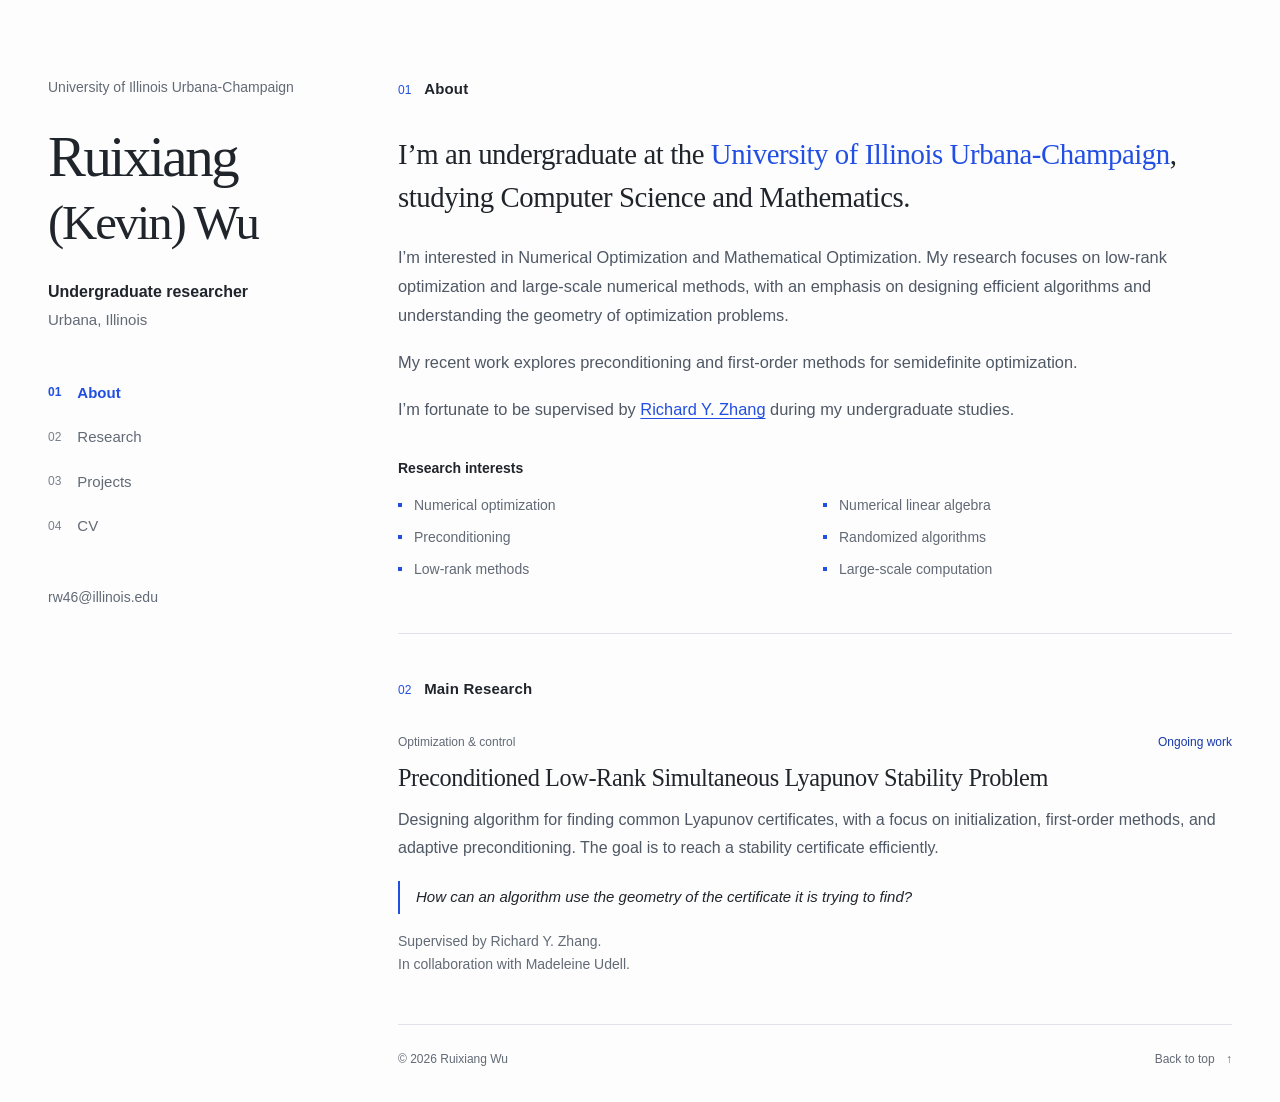
<file: index.html>
<!doctype html>
<html lang="en">
<head>
  <meta charset="utf-8">
  <meta name="viewport" content="width=device-width, initial-scale=1">
  <meta name="theme-color" content="#214ee3">
  <meta name="description" content="Ruixiang (Kevin) Wu is a Computer Science and Mathematics undergraduate researcher at the University of Illinois Urbana-Champaign, working on optimization, numerical linear algebra, and large-scale algorithms.">
  <meta property="og:type" content="website">
  <meta property="og:title" content="Ruixiang (Kevin) Wu — Research">
  <meta property="og:description" content="Optimization, numerical linear algebra, and large-scale algorithms. Undergraduate researcher at the University of Illinois Urbana-Champaign.">
  <title>Ruixiang (Kevin) Wu</title>
  <link rel="icon" href="favicon.svg" type="image/svg+xml">
  <link rel="stylesheet" href="styles.css">
  <script src="script.js" defer></script>
</head>
<body>
  <a class="skip-link" href="#main">Skip to content</a>

  <div class="page-layout" id="top">
    <aside class="profile" aria-label="Profile and navigation">
      <div class="profile-intro">
        <p class="eyebrow">University of Illinois Urbana-Champaign</p>
        <h1>Ruixiang<br> <span>(Kevin) Wu</span></h1>
        <p class="role">Undergraduate researcher</p>
        <p class="location">Urbana, Illinois</p>
      </div>
      <nav class="section-nav" aria-label="Site navigation">
        <a class="nav-link active" href="#about" aria-current="location"><span class="nav-number">01</span> About</a>
        <a class="nav-link" href="research.html"><span class="nav-number">02</span> Research</a>
        <a class="nav-link" href="projects.html"><span class="nav-number">03</span> Projects</a>
        <a class="nav-link" href="assets/Ruixiang_Wu_CV.pdf" aria-label="CV (PDF)"><span class="nav-number">04</span> CV</a>
      </nav>
      <div class="profile-actions">
        <a class="profile-email" href="mailto:rw46@illinois.edu">rw46@illinois.edu</a>
      </div>
    </aside>

    <main id="main" tabindex="-1">
      <section id="about" class="section about-section" aria-labelledby="about-title">
        <div class="section-heading"><span class="section-number" aria-hidden="true">01</span><h2 id="about-title">About</h2></div>
        <p class="intro">I’m an undergraduate at the <span class="accent-text">University of Illinois Urbana-Champaign</span>, studying Computer Science and Mathematics.</p>
        <p>I’m interested in Numerical Optimization and Mathematical Optimization. My research focuses on low-rank optimization and large-scale numerical methods, with an emphasis on designing efficient algorithms and understanding the geometry of optimization problems.</p>
        <p>My recent work explores preconditioning and first-order methods for semidefinite optimization.</p>
        <p>I’m fortunate to be supervised by <a class="inline-link" href="https://ryz.ece.illinois.edu/" target="_blank" rel="noopener noreferrer">Richard Y. Zhang</a> during my undergraduate studies.</p>
        <div class="interests">
          <h3>Research interests</h3>
          <ul class="interest-list">
            <li>Numerical optimization</li>
            <li>Numerical linear algebra</li>
            <li>Preconditioning</li>
            <li>Randomized algorithms</li>
            <li>Low-rank methods</li>
            <li>Large-scale computation</li>
          </ul>
        </div>
      </section>

      <section id="research" class="section" aria-labelledby="research-title">
        <div class="section-heading"><span class="section-number" aria-hidden="true">02</span><h2 id="research-title">Main Research</h2></div>
        <article class="research-item featured-research">
          <div class="item-kicker"><span>Optimization &amp; control</span><span class="status">Ongoing work</span></div>
          <h3>Preconditioned Low-Rank Simultaneous Lyapunov Stability Problem</h3>
          <p>Designing algorithm for finding common Lyapunov certificates, with a focus on initialization, first-order methods, and adaptive preconditioning. The goal is to reach a stability certificate efficiently.</p>
          <p class="research-question">How can an algorithm use the geometry of the certificate it is trying to find?</p>
          <p class="research-credit">Supervised by Richard Y. Zhang.<br>In collaboration with Madeleine Udell.</p>
        </article>

      </section>


      <footer class="site-footer"><span>© <span id="year">2026</span> Ruixiang Wu</span><a href="#top">Back to top <span aria-hidden="true">↑</span></a></footer>
    </main>
  </div>
</body>
</html>
</file>
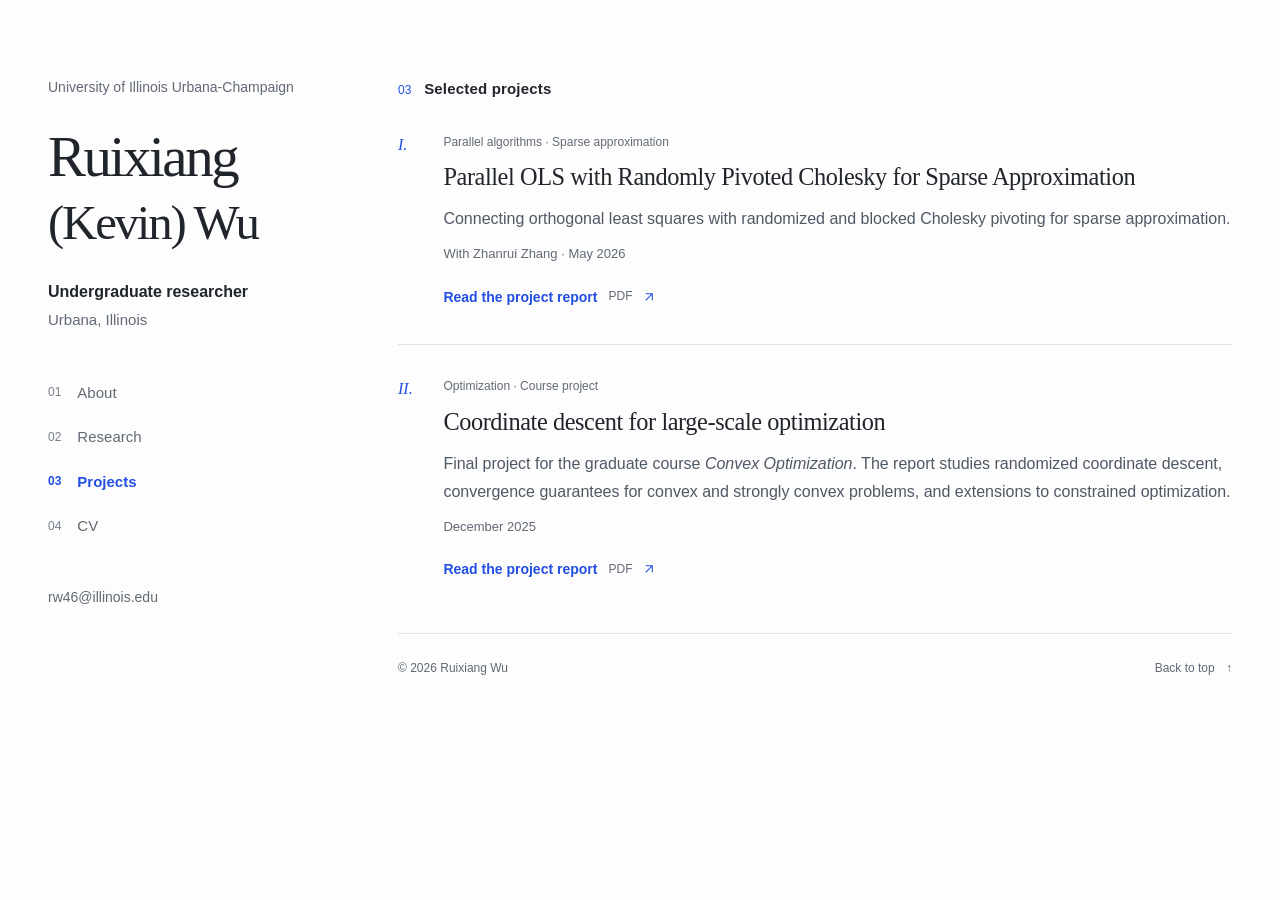
<file: projects.html>
<!doctype html>
<html lang="en">
<head>
  <meta charset="utf-8">
  <meta name="viewport" content="width=device-width, initial-scale=1">
  <meta name="theme-color" content="#214ee3">
  <meta name="description" content="Ruixiang (Kevin) Wu is a Computer Science and Mathematics undergraduate researcher at the University of Illinois Urbana-Champaign, working on optimization, numerical linear algebra, and large-scale algorithms.">
  <meta property="og:type" content="website">
  <meta property="og:title" content="Projects — Ruixiang (Kevin) Wu">
  <meta property="og:description" content="Optimization, numerical linear algebra, and large-scale algorithms. Undergraduate researcher at the University of Illinois Urbana-Champaign.">
  <title>Projects — Ruixiang (Kevin) Wu</title>
  <link rel="icon" href="favicon.svg" type="image/svg+xml">
  <link rel="stylesheet" href="styles.css">
  <script src="script.js" defer></script>
</head>
<body>
  <a class="skip-link" href="#main">Skip to content</a>

  <div class="page-layout" id="top">
    <aside class="profile" aria-label="Profile and navigation">
      <div class="profile-intro">
        <p class="eyebrow">University of Illinois Urbana-Champaign</p>
        <h1>Ruixiang<br> <span>(Kevin) Wu</span></h1>
        <p class="role">Undergraduate researcher</p>
        <p class="location">Urbana, Illinois</p>
      </div>
      <nav class="section-nav" aria-label="Site navigation">
        <a class="nav-link" href="index.html#about"><span class="nav-number">01</span> About</a>
        <a class="nav-link" href="research.html"><span class="nav-number">02</span> Research</a>
        <a class="nav-link active" href="projects.html" aria-current="page"><span class="nav-number">03</span> Projects</a>
        <a class="nav-link" href="assets/Ruixiang_Wu_CV.pdf" aria-label="CV (PDF)"><span class="nav-number">04</span> CV</a>
      </nav>
      <div class="profile-actions">
        <a class="profile-email" href="mailto:rw46@illinois.edu">rw46@illinois.edu</a>
      </div>
    </aside>

    <main id="main" tabindex="-1">
      <section id="projects" class="section standalone-section" aria-labelledby="projects-title">
        <div class="section-heading"><span class="section-number" aria-hidden="true">03</span><h2 id="projects-title">Selected projects</h2></div>
        <article class="project-item">
          <span class="project-index" aria-hidden="true">I.</span>
          <div>
            <p class="item-kicker">Parallel algorithms · Sparse approximation</p>
            <h3>Parallel OLS with Randomly Pivoted Cholesky for Sparse Approximation</h3>
            <p>Connecting orthogonal least squares with randomized and blocked Cholesky pivoting for sparse approximation.</p>
            <p class="project-credit">With Zhanrui Zhang · May 2026</p>
            <a class="text-link" href="assets/CS554_Project.pdf" target="_blank" rel="noopener">Read the project report <span class="file-type">PDF</span><svg aria-hidden="true" width="16" height="16" viewBox="0 0 24 24" fill="none" stroke="currentColor" stroke-width="1.6"><path d="M7 17 17 7M7 7h10v10"/></svg></a>
          </div>
        </article>
        <article class="project-item">
          <span class="project-index" aria-hidden="true">II.</span>
          <div>
            <p class="item-kicker">Optimization · Course project</p>
            <h3>Coordinate descent for large-scale optimization</h3>
            <p>Final project for the graduate course <em>Convex Optimization</em>. The report studies randomized coordinate descent, convergence guarantees for convex and strongly convex problems, and extensions to constrained optimization.</p>
            <p class="project-credit">December 2025</p>
            <a class="text-link" href="assets/Coordinate_Descent_Final_Project.pdf" target="_blank" rel="noopener">Read the project report <span class="file-type">PDF</span><svg aria-hidden="true" width="16" height="16" viewBox="0 0 24 24" fill="none" stroke="currentColor" stroke-width="1.6"><path d="M7 17 17 7M7 7h10v10"/></svg></a>
          </div>
        </article>
      </section>

      <footer class="site-footer"><span>© <span id="year">2026</span> Ruixiang Wu</span><a href="#top">Back to top <span aria-hidden="true">↑</span></a></footer>
    </main>
  </div>
</body>
</html>
</file>
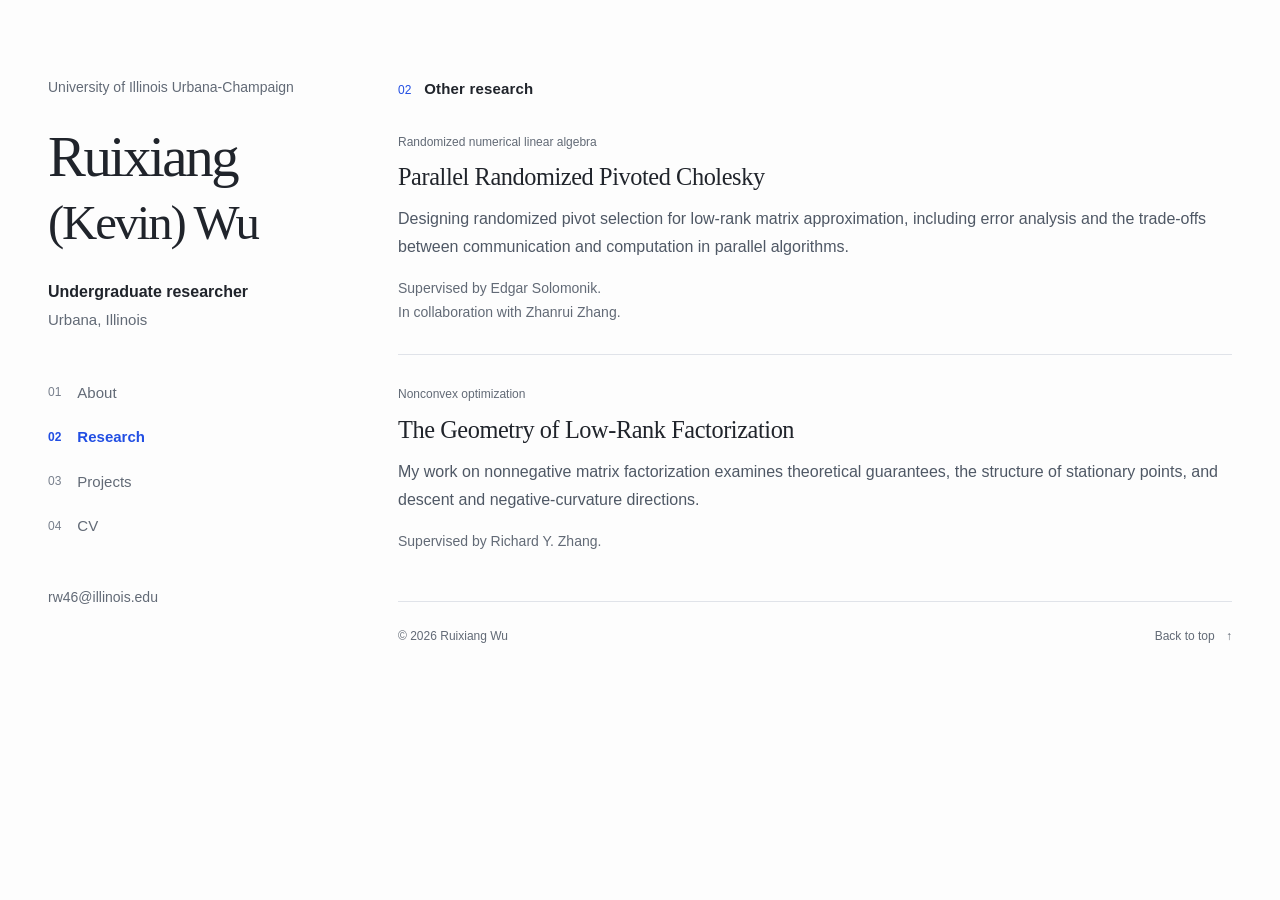
<file: research.html>
<!doctype html>
<html lang="en">
<head>
  <meta charset="utf-8">
  <meta name="viewport" content="width=device-width, initial-scale=1">
  <meta name="theme-color" content="#214ee3">
  <meta name="description" content="Ruixiang (Kevin) Wu is a Computer Science and Mathematics undergraduate researcher at the University of Illinois Urbana-Champaign, working on optimization, numerical linear algebra, and large-scale algorithms.">
  <meta property="og:type" content="website">
  <meta property="og:title" content="Research — Ruixiang (Kevin) Wu">
  <meta property="og:description" content="Optimization, numerical linear algebra, and large-scale algorithms. Undergraduate researcher at the University of Illinois Urbana-Champaign.">
  <title>Research — Ruixiang (Kevin) Wu</title>
  <link rel="icon" href="favicon.svg" type="image/svg+xml">
  <link rel="stylesheet" href="styles.css">
  <script src="script.js" defer></script>
</head>
<body>
  <a class="skip-link" href="#main">Skip to content</a>

  <div class="page-layout" id="top">
    <aside class="profile" aria-label="Profile and navigation">
      <div class="profile-intro">
        <p class="eyebrow">University of Illinois Urbana-Champaign</p>
        <h1>Ruixiang<br> <span>(Kevin) Wu</span></h1>
        <p class="role">Undergraduate researcher</p>
        <p class="location">Urbana, Illinois</p>
      </div>
      <nav class="section-nav" aria-label="Site navigation">
        <a class="nav-link" href="index.html#about"><span class="nav-number">01</span> About</a>
        <a class="nav-link active" href="research.html" aria-current="page"><span class="nav-number">02</span> Research</a>
        <a class="nav-link" href="projects.html"><span class="nav-number">03</span> Projects</a>
        <a class="nav-link" href="assets/Ruixiang_Wu_CV.pdf" aria-label="CV (PDF)"><span class="nav-number">04</span> CV</a>
      </nav>
      <div class="profile-actions">
        <a class="profile-email" href="mailto:rw46@illinois.edu">rw46@illinois.edu</a>
      </div>
    </aside>

    <main id="main" tabindex="-1">
      <section id="research" class="section standalone-section" aria-labelledby="research-title">
        <div class="section-heading"><span class="section-number" aria-hidden="true">02</span><h2 id="research-title">Other research</h2></div>

        <article class="research-item">
          <div class="item-kicker"><span>Randomized numerical linear algebra</span></div>
          <h3>Parallel Randomized Pivoted Cholesky</h3>
          <p>Designing randomized pivot selection for low-rank matrix approximation, including error analysis and the trade-offs between communication and computation in parallel algorithms.</p>
          <p class="research-credit">Supervised by Edgar Solomonik.<br>In collaboration with Zhanrui Zhang.</p>
        </article>
        <article class="research-item">
          <div class="item-kicker"><span>Nonconvex optimization</span></div>
          <h3>The Geometry of Low-Rank Factorization</h3>
          <p>My work on nonnegative matrix factorization examines theoretical guarantees, the structure of stationary points, and descent and negative-curvature directions.</p>
          <p class="research-credit">Supervised by Richard Y. Zhang.</p>
        </article>
      </section>

      <footer class="site-footer"><span>© <span id="year">2026</span> Ruixiang Wu</span><a href="#top">Back to top <span aria-hidden="true">↑</span></a></footer>
    </main>
  </div>
</body>
</html>
</file>
<file: styles.css>
@charset "UTF-8";
:root {
  color-scheme: light;
  --paper: #fdfdfd;
  --ink: #20242b;
  --muted: #626a76;
  --blue: #214ee3;
  --blue-dark: #1639a9;
  --line: #e0e3e9;
  --tint: #f4f6fc;
  --sans: -apple-system, BlinkMacSystemFont, "Segoe UI", Helvetica, Arial, sans-serif;
  --serif: "Iowan Old Style", "Palatino Linotype", "Book Antiqua", Palatino, Georgia, serif;
}
* { box-sizing: border-box; }
html { scroll-behavior: smooth; scroll-padding-top: 2rem; }
body { margin: 0; background: var(--paper); color: var(--ink); font-family: var(--sans); font-size: 1rem; line-height: 1.75; -webkit-font-smoothing: antialiased; }
::selection { background: #dce5ff; color: #142559; }
a { color: inherit; text-decoration: none; }
a, button { -webkit-tap-highlight-color: transparent; }
a:focus-visible { outline: 2px solid var(--blue); outline-offset: 5px; border-radius: 2px; }
svg { flex-shrink: 0; }
p, h1, h2, h3 { margin-top: 0; }
p { margin-bottom: 1.15rem; }
.skip-link { position: fixed; top: -6rem; left: 1rem; z-index: 10; padding: .6rem 1rem; background: var(--blue); color: #fff; }
.skip-link:focus { top: 1rem; }
.site-header { max-width: 1192px; margin: 0 auto; min-height: 104px; padding: 1.25rem 0; border-bottom: 1px solid var(--line); display: flex; align-items: center; justify-content: space-between; gap: 2rem; }
.wordmark { display: inline-flex; align-items: center; gap: .95rem; font-size: .9375rem; font-weight: 550; }
.monogram { display: flex; align-items: center; justify-content: center; width: 39px; height: 39px; background: var(--blue); color: white; font-family: var(--serif); font-weight: bold; font-size: 1.4rem; letter-spacing: -.075em; padding-right: 3px; }
.header-note { color: var(--muted); font-size: .875rem; letter-spacing: .005em; }
.header-note > span { padding: 0 .35rem; color: var(--blue); }
.page-layout { max-width: 1192px; padding: 4.75rem 0 0; margin: auto; display: grid; grid-template-columns: 310px minmax(0, 1fr); gap: 112px; }
.profile { position: sticky; top: 3rem; align-self: start; padding-bottom: 3rem; }
.eyebrow { color: var(--muted); font-size: .875rem; line-height: 1.6; max-width: 250px; margin-bottom: 1.65rem; }
h1 { font-family: var(--serif); font-size: 3.55rem; font-weight: 400; line-height: 1.12; letter-spacing: -.042em; margin: 0 0 1.6rem; overflow-wrap: anywhere; }
h1 > span { font-size: .86em; letter-spacing: -.045em; }
.role { margin-bottom: .08rem; font-weight: 550; }
.location { font-size: .9375rem; color: var(--muted); }
.section-nav { display: grid; gap: .15rem; margin: 2.4rem 0 2.35rem; }
.nav-link { display: flex; align-items: center; padding: .5rem 0; gap: 1rem; font-size: .9375rem; color: var(--muted); transition: color .2s; width: fit-content; }
.nav-number { font-family: var(--sans); font-size: .75rem; color: #777f8c; font-variant-numeric: tabular-nums; }
.nav-link.active, .nav-link:hover, .nav-link.active .nav-number { color: var(--blue); }
.nav-link.active { font-weight: 600; }
.profile-actions { display: grid; justify-items: start; gap: 1rem; }
.cv-button { display: inline-flex; align-items: center; gap: .6rem; padding: .53rem .9rem; border: 1px solid #c9ced8; border-radius: 3px; font-size: .875rem; font-weight: 550; transition: border-color .2s, color .2s, background .2s; }
.cv-button svg { margin-left: .65rem; }
.cv-button:hover { color: var(--blue); border-color: var(--blue); background: var(--tint); }
.file-type { font-size: .75rem; color: var(--muted); font-weight: 400; }
.profile-email { font-size: .875rem; color: var(--muted); }
.profile-email:hover { color: var(--blue); }
main { min-width: 0; }
main:focus { outline: none; }
.section { padding: 2.65rem 0 3rem; border-top: 1px solid var(--line); scroll-margin-top: 1rem; }
.about-section { padding-top: 0; padding-bottom: 3.3rem; border-top: 0; }
.standalone-section { padding-top: 0; border-top: 0; }
.section-heading { display: flex; align-items: baseline; gap: .8rem; margin-bottom: 1.9rem; }
.section-number { color: var(--blue); font-size: .75rem; font-variant-numeric: tabular-nums; }
.section-heading h2 { font-weight: 550; font-size: .9375rem; margin: 0; letter-spacing: .012em; }
.intro { font-family: var(--serif); font-size: 1.8rem; line-height: 1.52; letter-spacing: -.015em; margin-bottom: 1.45rem; }
.accent-text { color: var(--blue); }
.inline-link { color: var(--blue); text-decoration: underline; text-underline-offset: 3px; }
.inline-link:hover { color: var(--blue-dark); }
.about-section > p:not(.intro) { color: #4f5865; font-size: 1.025rem; }
.interests { margin-top: 2rem; }
.interests h3 { font-size: .875rem; font-weight: 600; margin-bottom: .85rem; }
.interest-list { list-style: none; display: grid; grid-template-columns: 1fr 1fr; column-gap: 1rem; row-gap: .6rem; margin: 0; padding: 0; }
.interest-list li { position: relative; color: var(--muted); padding-left: 1rem; font-size: .875rem; line-height: 1.6; }
.interest-list li::before { content: ""; width: 4px; height: 4px; background: var(--blue); position: absolute; top: .65em; left: 0; }
.research-item + .research-item { margin-top: 1.9rem; padding-top: 1.9rem; border-top: 1px solid var(--line); }
.item-kicker { display: flex; flex-wrap: wrap; justify-content: space-between; align-items: center; gap: .5rem 1rem; font-size: .75rem; color: var(--muted); line-height: 1.6; margin-bottom: .6rem; }
.status { color: var(--blue-dark); }
.research-item h3, .project-item h3 { font-family: var(--serif); font-size: 1.52rem; line-height: 1.35; letter-spacing: -.017em; font-weight: 400; margin-bottom: .7rem; }
.research-item > p, .project-item p:not(.item-kicker) { color: #4f5865; font-size: 1rem; margin-bottom: 0; }
.research-item .research-question { border-left: 2px solid var(--blue); padding: .2rem 0 .2rem 1rem; margin-top: 1.2rem; color: var(--ink); font-size: .9375rem; font-style: italic; }
.research-item p.research-credit { margin-top: 1rem; color: var(--muted); font-size: .875rem; line-height: 1.65; }
.project-item { display: grid; grid-template-columns: 27px minmax(0, 1fr); gap: 1.15rem; }
.project-item + .project-item { padding-top: 2rem; margin-top: 2rem; border-top: 1px solid var(--line); }
.project-index { font-family: var(--serif); font-style: italic; font-size: 1rem; color: var(--blue); line-height: 1.5; }
.project-item .item-kicker { justify-content: start; }
.project-item p.project-credit { font-size: .8125rem; margin-top: .6rem; color: var(--muted); }
.text-link { color: var(--blue); display: inline-flex; gap: .5rem; align-items: center; font-size: .875rem; font-weight: 550; margin-top: 1rem; line-height: 1.6; padding-block: .25rem; }
.text-link:hover { color: var(--blue-dark); text-decoration: underline; text-underline-offset: 4px; }
.text-link .file-type { margin-left: .2rem; }
.contact-grid { display: grid; grid-template-columns: 1fr 1fr; gap: 2rem; }
.contact-grid > div { min-width: 0; }
.contact-grid h3 { font-size: 1rem; font-weight: 550; margin-bottom: .5rem; }
.contact-grid p { color: var(--muted); font-size: .9375rem; margin-bottom: 0; }
.email-link { overflow-wrap: anywhere; }
.site-footer { border-top: 1px solid var(--line); padding: 1.5rem 0 2rem; display: flex; justify-content: space-between; gap: 1rem; font-size: .75rem; color: var(--muted); }
.site-footer a:hover { color: var(--blue); }
.site-footer a > span { margin-left: .5rem; }
@media (min-width: 1500px) { .page-layout { padding-top: 6rem; } }
@media (max-width: 1300px) { .site-header, .page-layout { margin-left: 3rem; margin-right: 3rem; } .page-layout { grid-template-columns: 280px minmax(0, 1fr); gap: 70px; } }
@media (max-width: 1000px) { .site-header, .page-layout { margin-left: 2rem; margin-right: 2rem; } .page-layout { grid-template-columns: 250px minmax(0, 1fr); gap: 40px; padding-top: 3.5rem; } h1 { font-size: 3.05rem; } .intro { font-size: 1.6rem; } .interest-list { grid-template-columns: 1fr; } .contact-grid { grid-template-columns: 1fr; gap: 1.75rem; } }
@media (max-width: 760px) {
  .site-header, .page-layout { margin-left: 1.5rem; margin-right: 1.5rem; }
  .site-header { min-height: 80px; }
  .header-note { max-width: 150px; text-align: right; font-size: .75rem; line-height: 1.5; }
  .page-layout { display: block; padding-top: 2.7rem; }
  .profile { position: static; padding-bottom: 0; }
  .eyebrow { max-width: none; margin-bottom: 1.1rem; }
  h1 { font-size: 3.45rem; margin-bottom: 1.1rem; }
  h1 br { display: none; }
  .profile-intro .location { margin-bottom: 0; }
  .section-nav { display: flex; flex-wrap: wrap; column-gap: 1.5rem; row-gap: .25rem; margin: 1.75rem 0 1.4rem; padding: 1rem 0; border-block: 1px solid var(--line); }
  .nav-link { gap: .4rem; padding: .2rem 0; }
  .profile-actions { display: flex; flex-wrap: wrap; align-items: center; gap: 1rem 1.5rem; padding-bottom: 2.6rem; }
  .about-section, .standalone-section { padding-top: 1.7rem; border-top: 1px solid var(--line); }
  .section-heading { margin-bottom: 1.4rem; }
  .intro { font-size: 1.7rem; }
  .interest-list { grid-template-columns: 1fr 1fr; }
  .contact-grid { grid-template-columns: 1fr 1fr; }
}
@media (max-width: 440px) {
  .site-header, .page-layout { margin-left: 1.25rem; margin-right: 1.25rem; }
  .wordmark { gap: .65rem; font-size: .875rem; }
  .header-note { max-width: 116px; }
  h1 { font-size: 3rem; }
  .intro { font-size: 1.58rem; }
  .interest-list { grid-template-columns: 1fr; }
  .contact-grid { grid-template-columns: 1fr; }
  .section-nav { column-gap: 1.1rem; }
  .nav-link { font-size: .875rem; }
  .project-item { grid-template-columns: 20px minmax(0, 1fr); gap: .65rem; }
}
@media (prefers-reduced-motion: reduce) { html { scroll-behavior: auto; } *, *::before, *::after { transition: none !important; } }
@media print {
  body { background: #fff; color: #000; font-size: 11pt; }
  .site-header, .section-nav, .profile-actions, .site-footer { display: none; }
  .page-layout { display: block; padding: 0; margin: 0; }
  .profile { position: static; padding-bottom: 1rem; }
  h1 br { display: none; }
  h1 { font-size: 28pt; }
  .section { padding: 1.2rem 0; }
  .intro { font-size: 16pt; }
  .research-item, .project-item, .contact-grid { break-inside: avoid; }
}
</file>
